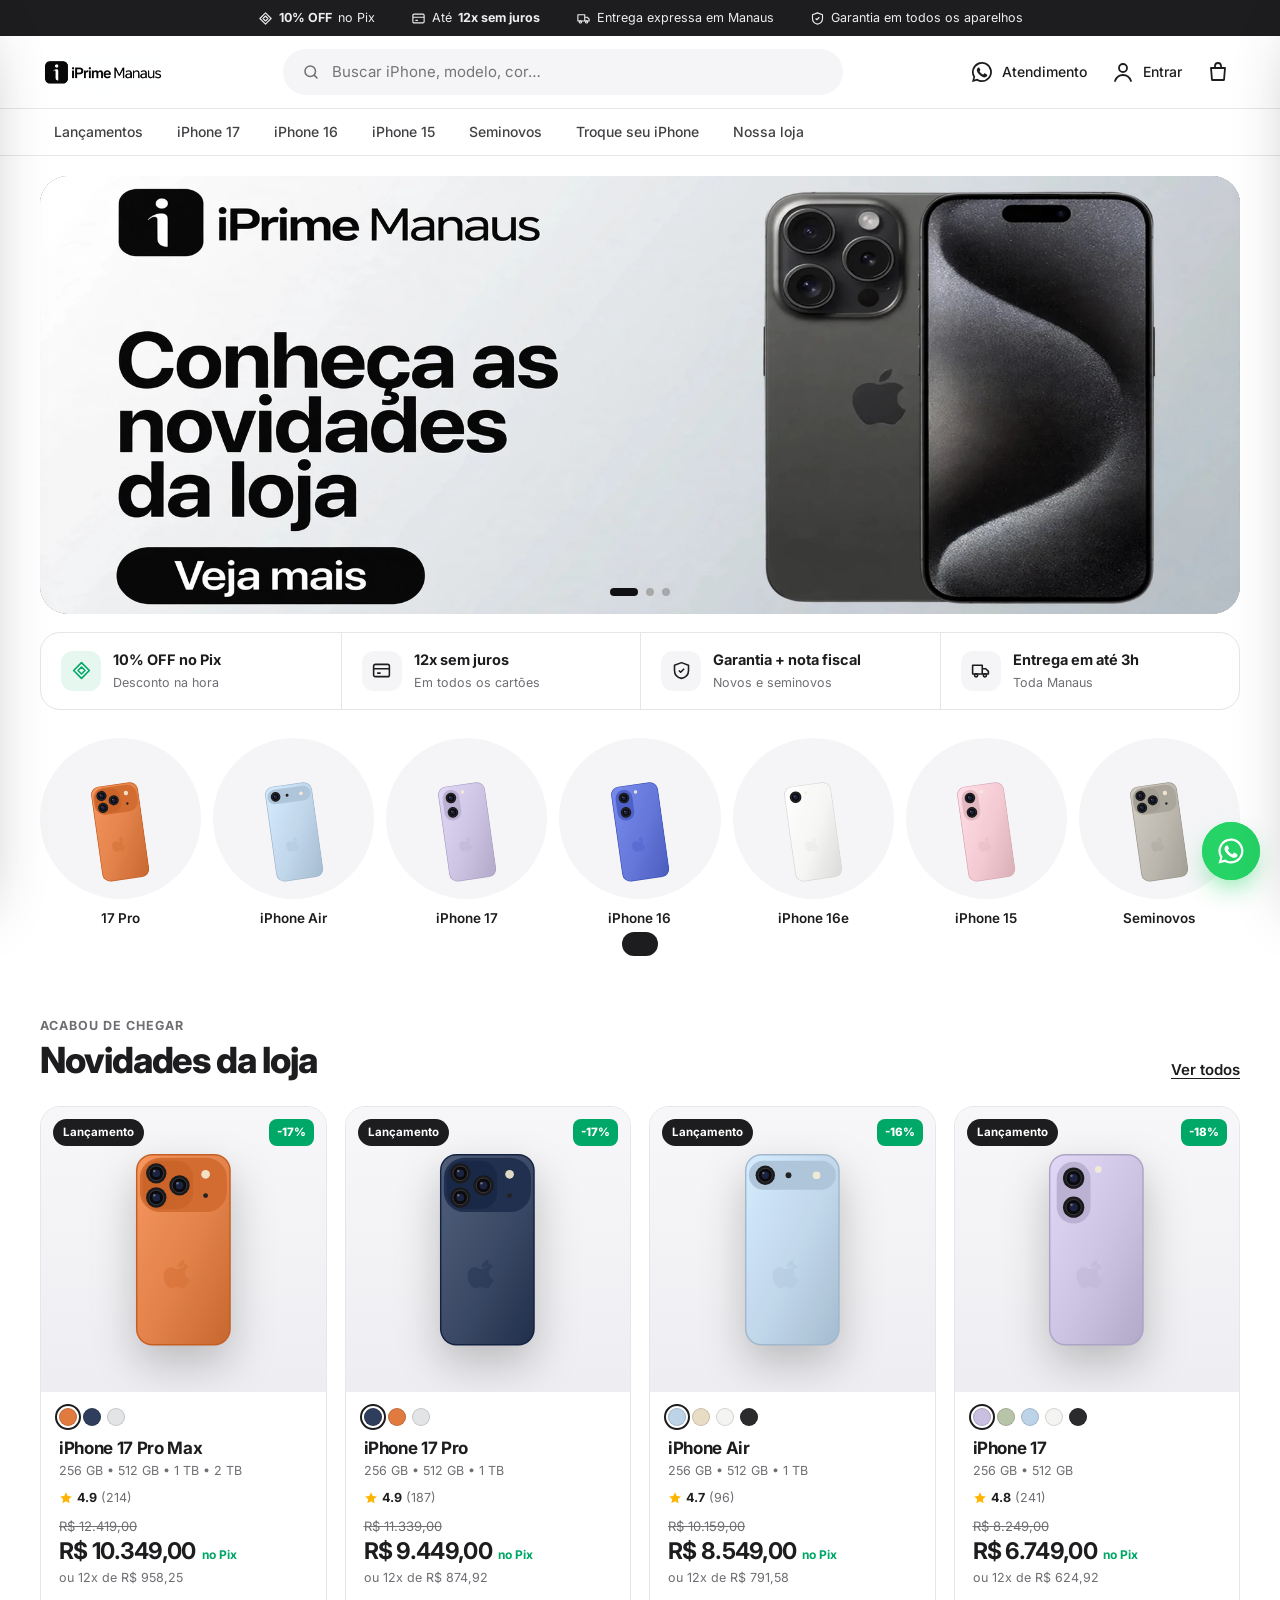
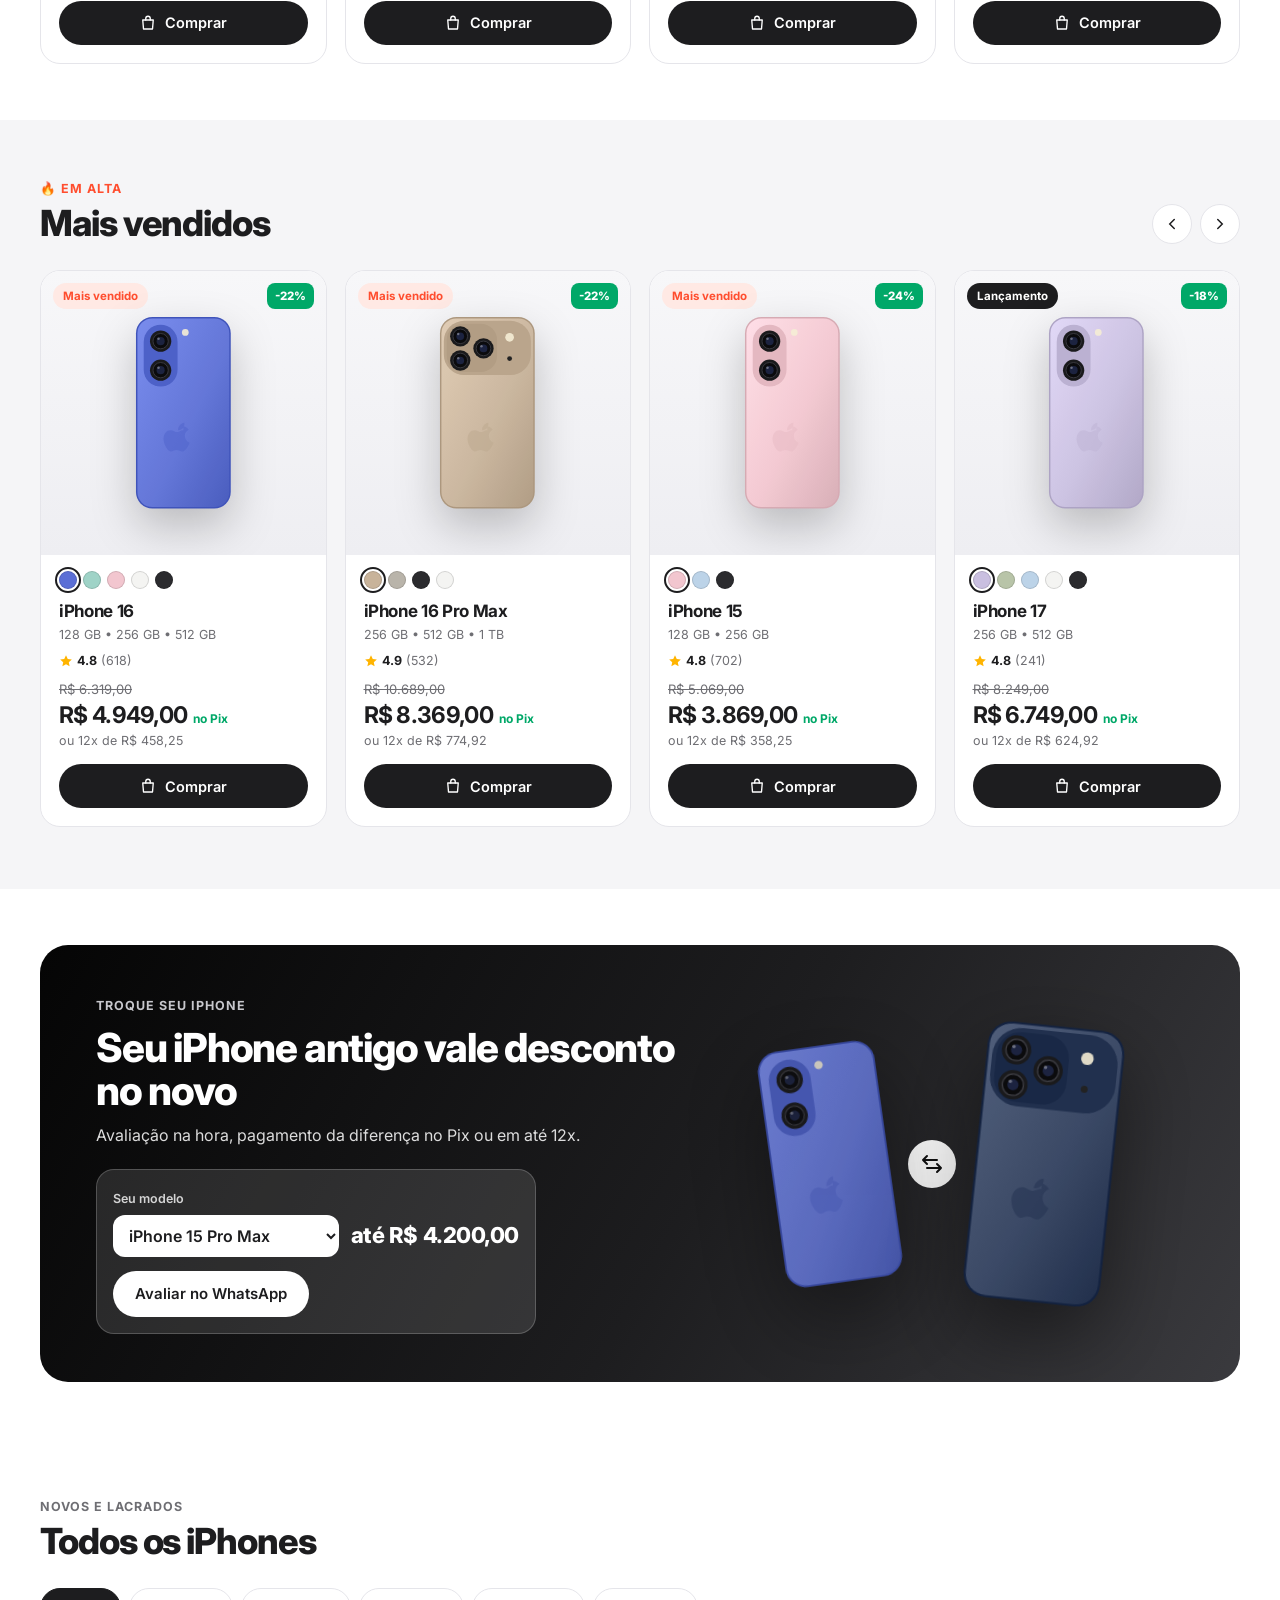
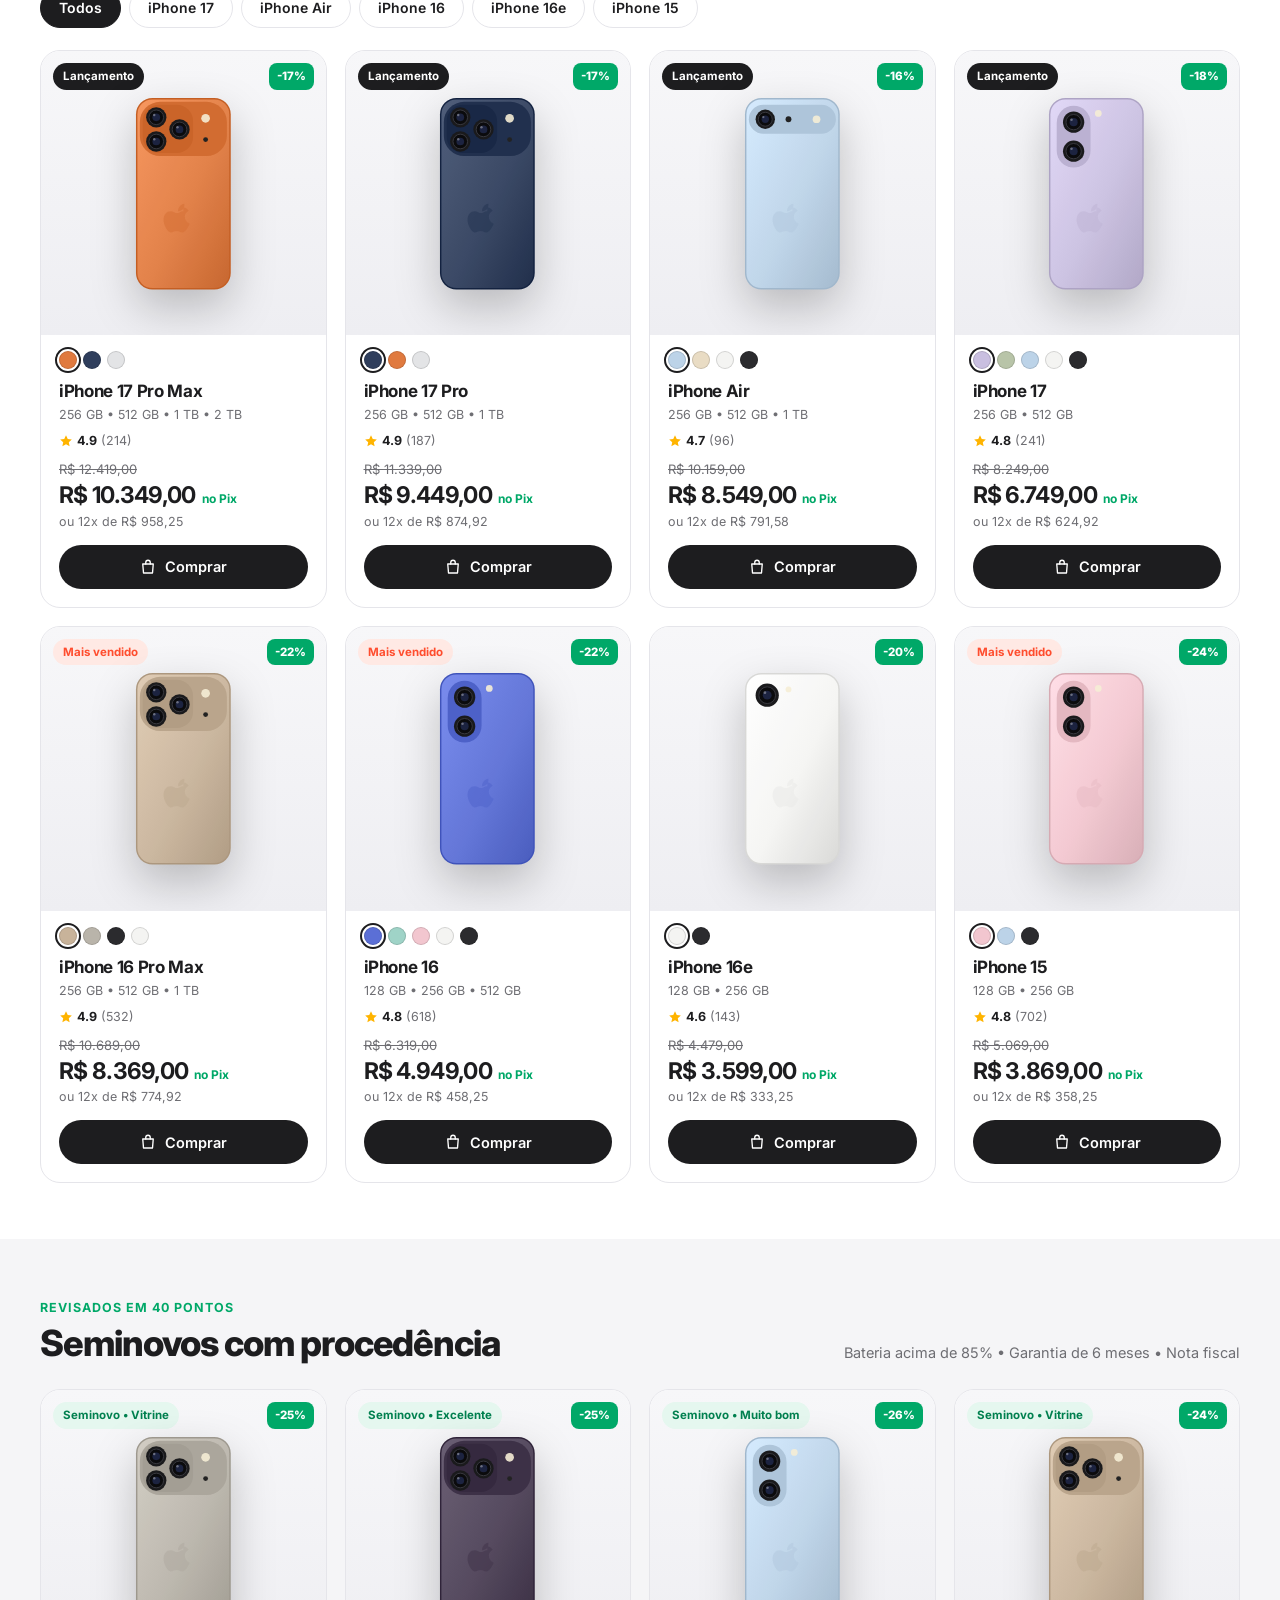
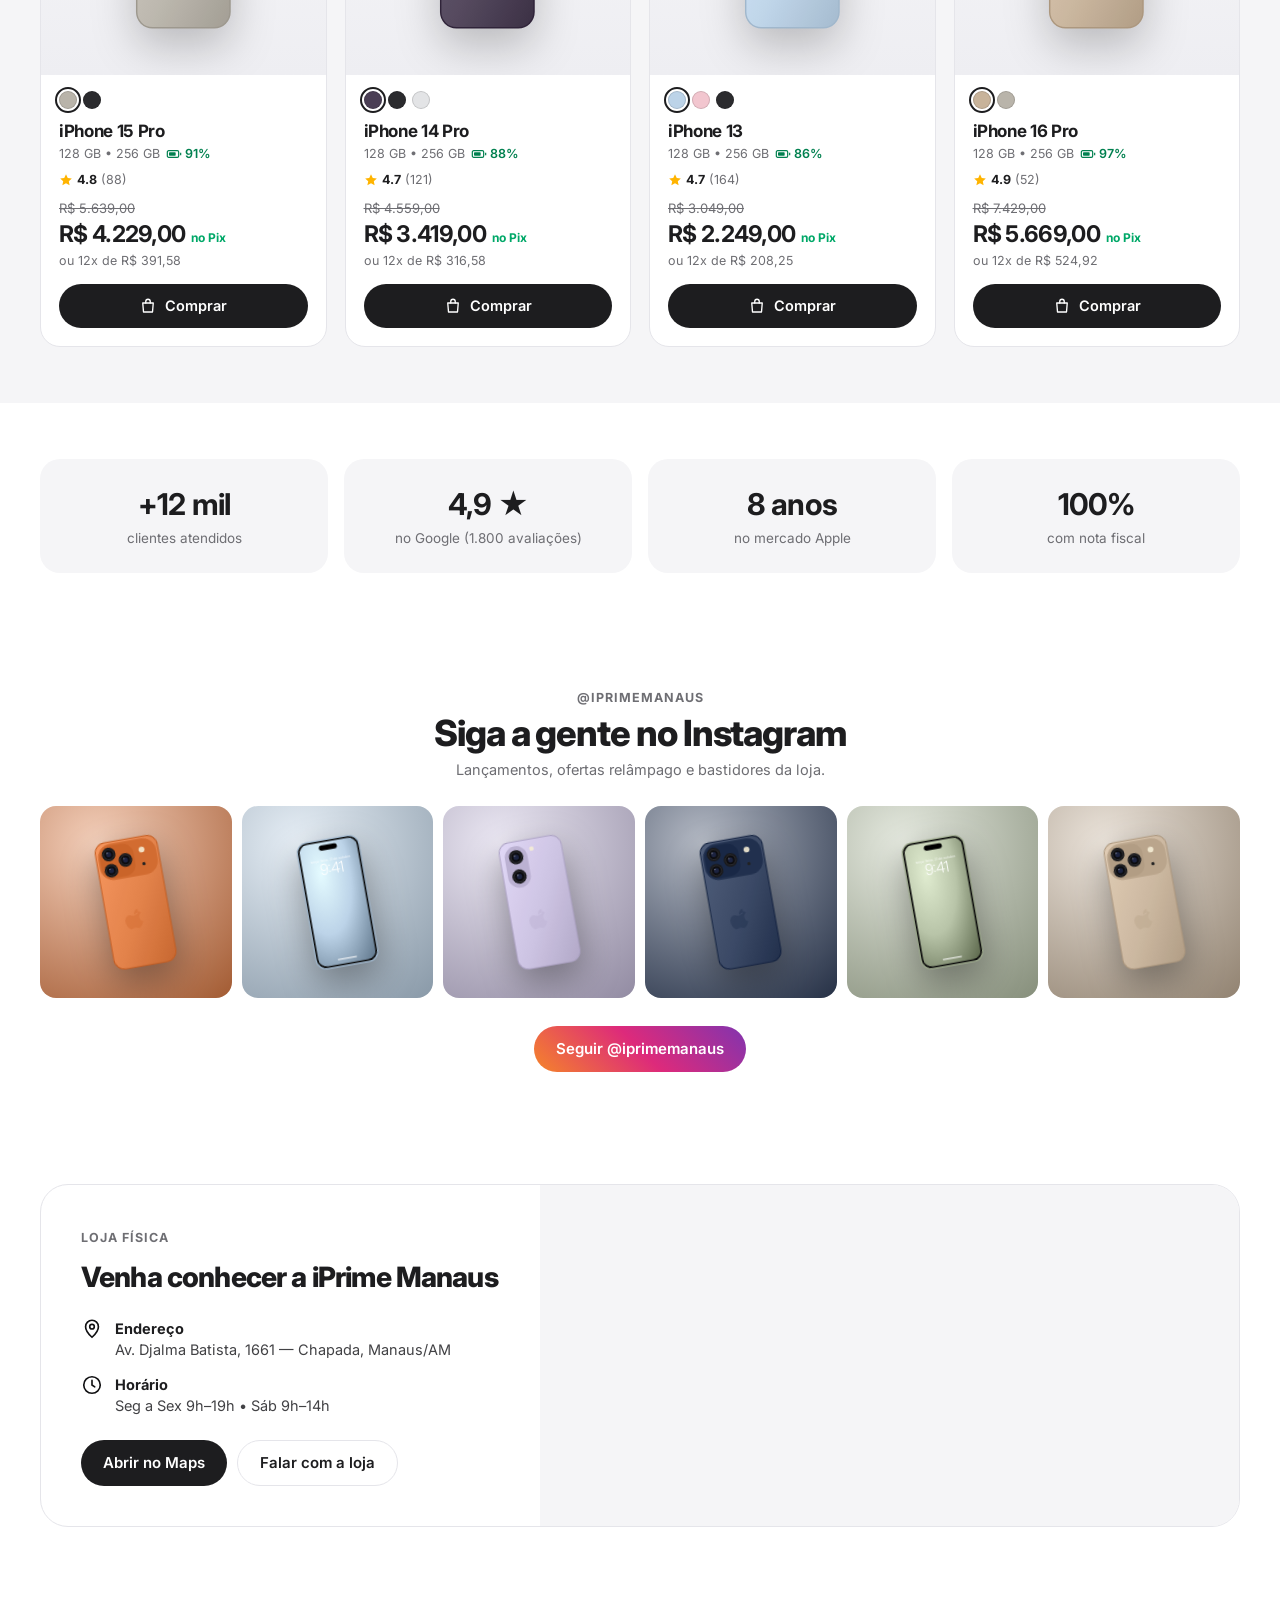
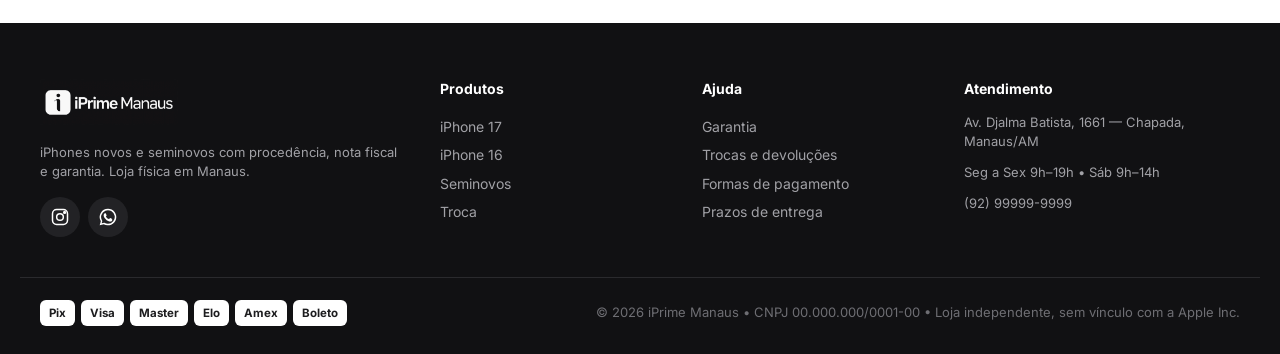
<file: index.html>
<!doctype html>
<html lang="pt-BR">
<head>
  <meta charset="utf-8">
  <meta name="viewport" content="width=device-width, initial-scale=1">
  <title>iPrime Manaus | iPhones novos e seminovos</title>
  <meta name="description" content="iPhone 17, iPhone Air, iPhone 16 e seminovos com garantia. 10% OFF no Pix e 12x sem juros.">
  <meta name="theme-color" content="#ffffff">
  <link rel="preconnect" href="https://fonts.googleapis.com">
  <link href="https://fonts.googleapis.com/css2?family=Inter:wght@400;500;600;700;800&display=swap" rel="stylesheet">
  <link rel="stylesheet" href="css/style.css">
</head>
<body data-page="home">
  <header id="header" class="header"></header>

  <main>
    <!-- Banners rotativos -->
    <section class="container hero-wrap">
      <div class="hero" aria-roledescription="carrossel">
        <a class="slide slide-img" href="#novidades" aria-label="Conheça as novidades da loja">
          <picture>
            <source media="(max-width: 680px)" srcset="img/banner-mobile.webp">
            <img src="img/banner-desktop.webp" alt="iPrime Manaus — Conheça as novidades da loja" width="1920" height="700">
          </picture>
        </a>
        <div class="slide slide-1">
          <div class="slide-text">
            <span class="eyebrow">Lançamento</span>
            <h1>iPhone 17 Pro</h1>
            <p>Titânio. Câmeras Pro de 48 MP. O mais poderoso de todos.</p>
            <div class="slide-price"><small>a partir de</small><b>R$ 9.449</b><span>no Pix ou 12x de R$ 874,92</span></div>
            <a class="btn btn-light" href="produto.html?id=iphone-17-pro">Comprar agora</a>
          </div>
          <div class="slide-art"><div class="ph ph-back" data-phone="pro,laranja"></div><div class="ph ph-front" data-phone="pro,laranja,front"></div></div>
        </div>
        <div class="slide slide-2">
          <div class="slide-text">
            <span class="eyebrow">Novo</span>
            <h1>iPhone Air</h1>
            <p>5,6 mm de pura leveza. O iPhone mais fino já feito.</p>
            <div class="slide-price"><small>a partir de</small><b>R$ 8.549</b><span>no Pix ou 12x de R$ 791,58</span></div>
            <a class="btn btn-dark" href="produto.html?id=iphone-air">Conhecer</a>
          </div>
          <div class="slide-art"><div class="ph ph-back" data-phone="air,azulceu"></div><div class="ph ph-front" data-phone="air,dourado,front"></div></div>
        </div>
        <button class="hero-nav prev" id="prevSlide" aria-label="Banner anterior"><svg viewBox="0 0 24 24" fill="none" stroke="currentColor" stroke-width="2" stroke-linecap="round"><path d="m15 6-6 6 6 6"/></svg></button>
        <button class="hero-nav next" id="nextSlide" aria-label="Próximo banner"><svg viewBox="0 0 24 24" fill="none" stroke="currentColor" stroke-width="2" stroke-linecap="round"><path d="m9 6 6 6-6 6"/></svg></button>
        <div class="dots" id="dots"></div>
      </div>
    </section>

    <!-- Pagamento e benefícios -->
    <section class="container">
      <div class="benefits">
        <div class="benefit"><span class="b-ico pix"><svg viewBox="0 0 24 24" fill="none" stroke="currentColor" stroke-width="1.8" stroke-linejoin="round"><path d="m12 3 9 9-9 9-9-9z"/><path d="m8 12 4-4 4 4-4 4z"/></svg></span><div><b>10% OFF no Pix</b><small>Desconto na hora</small></div></div>
        <div class="benefit"><span class="b-ico"><svg viewBox="0 0 24 24" fill="none" stroke="currentColor" stroke-width="1.8"><rect x="3" y="5" width="18" height="14" rx="2"/><path d="M3 10h18M7 15h4"/></svg></span><div><b>12x sem juros</b><small>Em todos os cartões</small></div></div>
        <div class="benefit"><span class="b-ico"><svg viewBox="0 0 24 24" fill="none" stroke="currentColor" stroke-width="1.8" stroke-linejoin="round"><path d="M12 3 4 6v6c0 5 3.5 8 8 9 4.5-1 8-4 8-9V6z"/><path d="m9 12 2 2 4-4"/></svg></span><div><b>Garantia + nota fiscal</b><small>Novos e seminovos</small></div></div>
        <div class="benefit"><span class="b-ico"><svg viewBox="0 0 24 24" fill="none" stroke="currentColor" stroke-width="1.8" stroke-linejoin="round"><path d="M3 6h11v10H3zM14 10h4l3 3v3h-7"/><circle cx="7" cy="17.5" r="1.8"/><circle cx="17" cy="17.5" r="1.8"/></svg></span><div><b>Entrega em até 3h</b><small>Toda Manaus</small></div></div>
      </div>
    </section>

    <!-- Categorias -->
    <section class="container section-sm">
      <div class="cats" id="cats"></div>
    </section>

    <!-- Novidades -->
    <section class="container section reveal" id="novidades">
      <div class="sec-head"><div><span class="eyebrow dark">Acabou de chegar</span><h2>Novidades da loja</h2></div><a class="link" href="#vitrine">Ver todos</a></div>
      <div class="grid" id="newGrid"></div>
    </section>

    <!-- Mais vendidos -->
    <section class="section band reveal" id="maisvendidos">
      <div class="container">
        <div class="sec-head"><div><span class="eyebrow hot">🔥 Em alta</span><h2>Mais vendidos</h2></div>
          <div class="rail-nav"><button data-rail="-1" aria-label="Anterior"><svg viewBox="0 0 24 24" fill="none" stroke="currentColor" stroke-width="2" stroke-linecap="round"><path d="m15 6-6 6 6 6"/></svg></button><button data-rail="1" aria-label="Próximo"><svg viewBox="0 0 24 24" fill="none" stroke="currentColor" stroke-width="2" stroke-linecap="round"><path d="m9 6 6 6-6 6"/></svg></button></div>
        </div>
        <div class="rail" id="hotRail"></div>
      </div>
    </section>

    <!-- Banner promocional -->
    <section class="container section reveal" id="trade">
      <div class="promo">
        <div class="promo-text">
          <span class="eyebrow">Troque seu iPhone</span>
          <h2>Seu iPhone antigo vale desconto no novo</h2>
          <p>Avaliação na hora, pagamento da diferença no Pix ou em até 12x.</p>
          <div class="trade-box">
            <label for="tradeModel">Seu modelo</label>
            <div class="trade-row"><select id="tradeModel"></select><span class="trade-val" id="tradeVal"></span></div>
            <a class="btn btn-light" id="tradeBtn" target="_blank" rel="noopener">Avaliar no WhatsApp</a>
          </div>
        </div>
        <div class="promo-art"><div class="ph" data-phone="base,ultramar"></div><span class="swap-ico"><svg viewBox="0 0 24 24" fill="none" stroke="currentColor" stroke-width="2" stroke-linecap="round" stroke-linejoin="round"><path d="M7 4 3 8l4 4M3 8h14M17 20l4-4-4-4M21 16H7"/></svg></span><div class="ph" data-phone="pro,azulprof"></div></div>
      </div>
    </section>

    <!-- Vitrine completa -->
    <section class="container section reveal" id="vitrine">
      <div class="sec-head"><div><span class="eyebrow dark">Novos e lacrados</span><h2>Todos os iPhones</h2></div></div>
      <div class="filters" id="filters">
        <button data-f="all">Todos</button><button data-f="17">iPhone 17</button><button data-f="Air">iPhone Air</button><button data-f="16">iPhone 16</button><button data-f="16e">iPhone 16e</button><button data-f="15">iPhone 15</button>
      </div>
      <div class="grid" id="showGrid"></div>
    </section>

    <!-- Seminovos -->
    <section class="section band reveal" id="seminovos">
      <div class="container">
        <div class="sec-head"><div><span class="eyebrow green">Revisados em 40 pontos</span><h2>Seminovos com procedência</h2></div><p class="sec-note">Bateria acima de 85% • Garantia de 6 meses • Nota fiscal</p></div>
        <div class="grid" id="semiGrid"></div>
      </div>
    </section>

    <!-- Confiança -->
    <section class="container section reveal">
      <div class="trust">
        <div class="stat"><b>+12 mil</b><span>clientes atendidos</span></div>
        <div class="stat"><b>4,9 ★</b><span>no Google (1.800 avaliações)</span></div>
        <div class="stat"><b>8 anos</b><span>no mercado Apple</span></div>
        <div class="stat"><b>100%</b><span>com nota fiscal</span></div>
      </div>
    </section>

    <!-- Instagram -->
    <section class="container section reveal" id="instagram">
      <div class="sec-head center"><div><span class="eyebrow dark">@iprimemanaus</span><h2>Siga a gente no Instagram</h2><p class="sec-note">Lançamentos, ofertas relâmpago e bastidores da loja.</p></div></div>
      <div class="ig-grid" id="igGrid"></div>
      <div class="center mt"><a class="btn btn-ig" href="https://instagram.com/iprimemanaus" target="_blank" rel="noopener">Seguir @iprimemanaus</a></div>
    </section>

    <!-- Como chegar -->
    <section class="container section reveal" id="loja">
      <div class="store">
        <div class="store-info">
          <span class="eyebrow dark">Loja física</span>
          <h2>Venha conhecer a iPrime Manaus</h2>
          <ul>
            <li><svg viewBox="0 0 24 24" fill="none" stroke="currentColor" stroke-width="1.8"><path d="M12 21s-7-6.2-7-11.5A7 7 0 0 1 19 9.5C19 14.8 12 21 12 21z"/><circle cx="12" cy="9.5" r="2.5"/></svg><span><b>Endereço</b>Av. Djalma Batista, 1661 — Chapada, Manaus/AM</span></li>
            <li><svg viewBox="0 0 24 24" fill="none" stroke="currentColor" stroke-width="1.8" stroke-linecap="round"><circle cx="12" cy="12" r="9"/><path d="M12 7v5l3 2"/></svg><span><b>Horário</b>Seg a Sex 9h–19h • Sáb 9h–14h</span></li>
          </ul>
          <div class="store-btns">
            <a class="btn btn-dark" href="https://maps.google.com/?q=Av.+Djalma+Batista,+1661,+Manaus" target="_blank" rel="noopener">Abrir no Maps</a>
            <a class="btn btn-ghost" href="https://wa.me/5592999999999" target="_blank" rel="noopener">Falar com a loja</a>
          </div>
        </div>
        <div class="map"><iframe title="Mapa da loja" loading="lazy" referrerpolicy="no-referrer-when-downgrade" src="https://www.google.com/maps?q=Av.+Djalma+Batista,+1661,+Manaus&output=embed"></iframe></div>
      </div>
    </section>
  </main>

  <footer id="footer" class="footer"></footer>

  <script src="js/data.js"></script>
  <script src="js/app.js"></script>
</body>
</html>
</file>
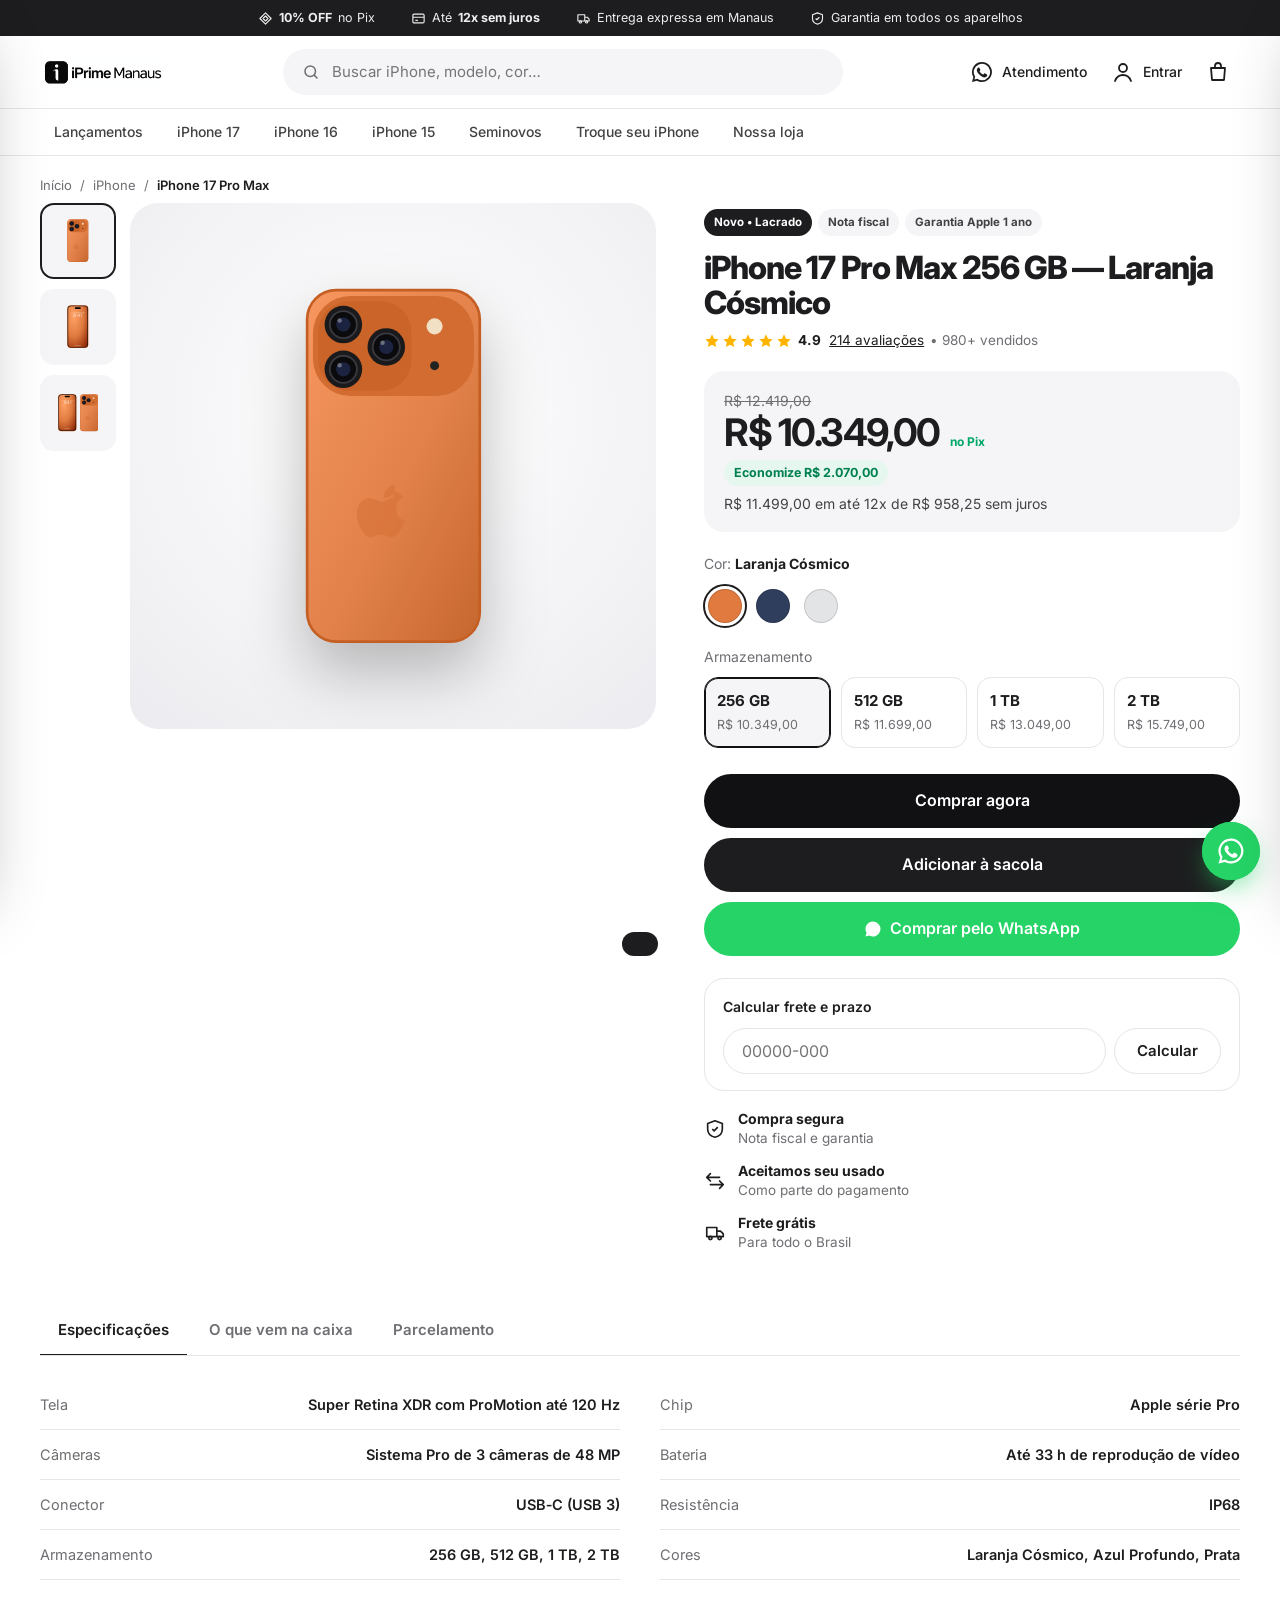
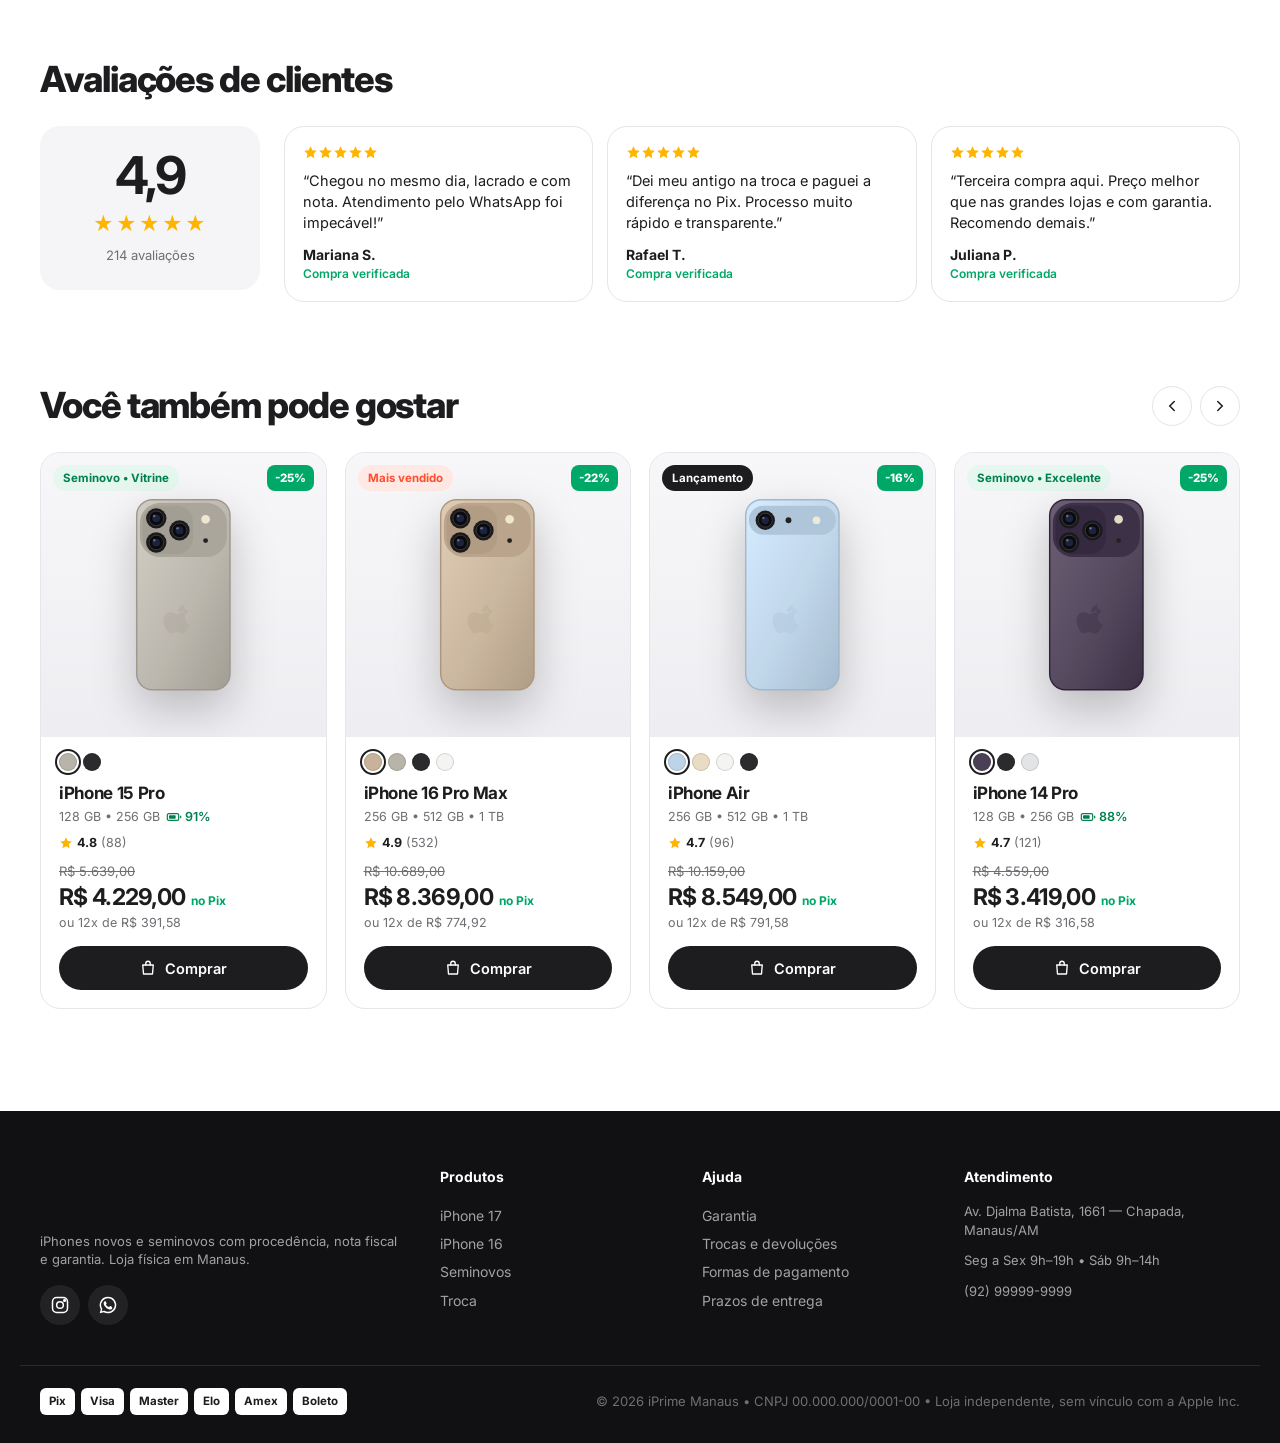
<file: produto.html>
<!doctype html>
<html lang="pt-BR">
<head>
  <meta charset="utf-8">
  <meta name="viewport" content="width=device-width, initial-scale=1">
  <title>Produto | iPrime Manaus</title>
  <meta name="theme-color" content="#ffffff">
  <link rel="preconnect" href="https://fonts.googleapis.com">
  <link href="https://fonts.googleapis.com/css2?family=Inter:wght@400;500;600;700;800&display=swap" rel="stylesheet">
  <link rel="stylesheet" href="css/style.css">
</head>
<body data-page="product">
  <header id="header" class="header"></header>

  <main class="container">
    <nav class="crumbs" aria-label="Navegação"><a href="index.html">Início</a><span>/</span><a href="index.html#vitrine">iPhone</a><span>/</span><b id="crumbName"></b></nav>

    <section class="pdp">
      <div class="gallery">
        <div class="main-img" id="mainImg"></div>
        <div class="thumbs" id="thumbs"></div>
      </div>

      <div class="buy">
        <div class="cond" id="pCond"></div>
        <h1 id="pName"></h1>
        <div class="p-rating" id="pRating"></div>

        <div class="p-price">
          <s id="pOld"></s>
          <div class="p-pix"><strong id="pPix"></strong><span class="pix-tag">no Pix</span></div>
          <span class="save" id="pSave"></span>
          <p id="pCard"></p>
        </div>

        <div class="opt-group">
          <p class="opt-label">Cor: <b id="colorName"></b></p>
          <div class="colors" id="colors"></div>
        </div>
        <div class="opt-group">
          <p class="opt-label">Armazenamento</p>
          <div class="storages" id="storages"></div>
        </div>

        <div class="buy-btns">
          <button class="btn btn-primary btn-lg" id="buyNow">Comprar agora</button>
          <button class="btn btn-dark btn-lg" id="addCart">Adicionar à sacola</button>
          <a class="btn btn-wa btn-lg" id="buyWa" target="_blank" rel="noopener"><svg viewBox="0 0 24 24" fill="currentColor"><path d="M12 2a10 10 0 0 0-8.6 15.1L2 22l5-1.3A10 10 0 1 0 12 2zm4.5 12.1c-.2-.1-1.5-.7-1.7-.8-.2-.1-.4-.1-.6.1l-.8 1c-.1.2-.3.2-.5.1a6.7 6.7 0 0 1-3.3-2.9c-.3-.4.2-.4.7-1.4.1-.2 0-.3 0-.4l-.8-1.8c-.2-.5-.4-.4-.6-.4h-.5a1 1 0 0 0-.7.3 3 3 0 0 0-.9 2.2c0 1.3.9 2.5 1 2.7.1.2 1.8 2.8 4.4 3.9 1.6.7 2.3.8 3.1.6.5-.1 1.5-.6 1.7-1.2.2-.6.2-1.1.2-1.2-.1-.1-.3-.2-.6-.3z"/></svg>Comprar pelo WhatsApp</a>
        </div>

        <form class="cep" id="cepForm">
          <label for="cep">Calcular frete e prazo</label>
          <div class="cep-row"><input id="cep" inputmode="numeric" placeholder="00000-000" aria-label="CEP"><button class="btn btn-ghost" type="submit">Calcular</button></div>
          <div id="cepOut"></div>
        </form>

        <ul class="perks">
          <li><svg viewBox="0 0 24 24" fill="none" stroke="currentColor" stroke-width="1.8" stroke-linejoin="round"><path d="M12 3 4 6v6c0 5 3.5 8 8 9 4.5-1 8-4 8-9V6z"/><path d="m9 12 2 2 4-4"/></svg><span><b>Compra segura</b>Nota fiscal e garantia</span></li>
          <li><svg viewBox="0 0 24 24" fill="none" stroke="currentColor" stroke-width="1.8" stroke-linecap="round" stroke-linejoin="round"><path d="M7 4 3 8l4 4M3 8h14M17 20l4-4-4-4M21 16H7"/></svg><span><b>Aceitamos seu usado</b>Como parte do pagamento</span></li>
          <li><svg viewBox="0 0 24 24" fill="none" stroke="currentColor" stroke-width="1.8" stroke-linejoin="round"><path d="M3 6h11v10H3zM14 10h4l3 3v3h-7"/><circle cx="7" cy="17.5" r="1.8"/><circle cx="17" cy="17.5" r="1.8"/></svg><span><b>Frete grátis</b>Para todo o Brasil</span></li>
        </ul>
      </div>
    </section>

    <section class="section-sm">
      <div class="tabs" role="tablist">
        <button class="on" data-tab="t-specs">Especificações</button>
        <button data-tab="t-box">O que vem na caixa</button>
        <button data-tab="t-pay">Parcelamento</button>
      </div>
      <div class="tab-panel on" id="t-specs"><dl class="spec-list" id="specList"></dl></div>
      <div class="tab-panel" id="t-box"><ul class="box-list" id="boxList"></ul></div>
      <div class="tab-panel" id="t-pay"><div class="install" id="installTable"></div><p class="small muted">Pagamento à vista no Pix com 10% de desconto. Boleto em 1x.</p></div>
    </section>

    <section class="section-sm" id="reviews">
      <div class="sec-head"><h2>Avaliações de clientes</h2></div>
      <div class="reviews">
        <div class="rev-score"><b id="revAvg"></b><div class="stars">★★★★★</div><span id="revCount"></span></div>
        <div class="rev-list" id="revList"></div>
      </div>
    </section>

    <section class="section" id="relatedSec">
      <div class="sec-head"><h2>Você também pode gostar</h2>
        <div class="rail-nav"><button data-rail="-1" aria-label="Anterior"><svg viewBox="0 0 24 24" fill="none" stroke="currentColor" stroke-width="2" stroke-linecap="round"><path d="m15 6-6 6 6 6"/></svg></button><button data-rail="1" aria-label="Próximo"><svg viewBox="0 0 24 24" fill="none" stroke="currentColor" stroke-width="2" stroke-linecap="round"><path d="m9 6 6 6-6 6"/></svg></button></div>
      </div>
      <div class="rail" id="related"></div>
    </section>
  </main>

  <div class="sticky-bar" id="stickyBar">
    <div><b id="stickyName"></b><span id="stickyPrice"></span></div>
    <button class="btn btn-primary" id="stickyBuy">Comprar</button>
  </div>

  <footer id="footer" class="footer"></footer>

  <script src="js/data.js"></script>
  <script src="js/app.js"></script>
</body>
</html>
</file>
<file: css/style.css>
:root {
  --bg: #ffffff;
  --bg-soft: #f5f5f7;
  --ink: #1d1d1f;
  --ink-2: #424245;
  --muted: #6e6e73;
  --line: #e5e5ea;
  --brand: #111113;
  --brand-ink: #ffffff;
  --pix: #00a868;
  --hot: #ff4d2e;
  --radius: 20px;
  --shadow: 0 10px 30px -12px rgba(0, 0, 0, .18);
  --shadow-lg: 0 24px 60px -20px rgba(0, 0, 0, .3);
  --max: 1240px;
  --ease: cubic-bezier(.2, .8, .2, 1);
}

* { box-sizing: border-box; margin: 0; padding: 0; }
html { scroll-behavior: smooth; -webkit-text-size-adjust: 100%; }
body { font-family: 'Inter', -apple-system, BlinkMacSystemFont, 'Segoe UI', sans-serif; color: var(--ink); background: var(--bg); line-height: 1.45; -webkit-font-smoothing: antialiased; overflow-x: hidden; }
a { color: inherit; text-decoration: none; }
button, input, select { font: inherit; color: inherit; }
button { cursor: pointer; background: none; border: 0; }
svg { display: block; }
img { max-width: 100%; }
.container { width: 100%; max-width: var(--max); margin: 0 auto; padding: 0 20px; }
.section { padding-block: 56px; }
.section-sm { padding-block: 28px; }
.band { background: var(--bg-soft); }
.center { text-align: center; }
.mt { margin-top: 28px; }
.small { font-size: 13px; }
.muted { color: var(--muted); }
:focus-visible { outline: 2px solid var(--brand); outline-offset: 2px; border-radius: 6px; }

/* ===== Botões ===== */
.btn { display: inline-flex; align-items: center; justify-content: center; gap: 8px; height: 46px; padding: 0 22px; border-radius: 999px; font-weight: 600; font-size: 15px; transition: transform .15s var(--ease), background .2s, box-shadow .2s; white-space: nowrap; }
.btn svg { width: 18px; height: 18px; }
.btn:active { transform: scale(.97); }
.btn-primary { background: var(--brand); color: var(--brand-ink); }
.btn-primary:hover { background: #000; box-shadow: 0 8px 20px -8px rgba(0, 0, 0, .5); }
.btn-dark { background: var(--ink); color: #fff; }
.btn-dark:hover { background: #000; }
.btn-light { background: #fff; color: var(--ink); }
.btn-light:hover { background: #f0f0f0; }
.btn-ghost { background: transparent; border: 1.5px solid var(--line); }
.btn-ghost:hover { border-color: var(--ink); }
.btn-wa { background: #25d366; color: #fff; }
.btn-wa:hover { background: #1ebe5a; }
.btn-ig { background: linear-gradient(45deg, #f58529, #dd2a7b, #8134af); color: #fff; }
.btn-block { width: 100%; }
.btn-lg { height: 54px; font-size: 16px; }

/* ===== Cabeçalho ===== */
.header { position: sticky; top: 0; z-index: 50; background: rgba(255, 255, 255, .9); backdrop-filter: saturate(180%) blur(18px); -webkit-backdrop-filter: saturate(180%) blur(18px); border-bottom: 1px solid var(--line); transition: box-shadow .3s; }
.header.scrolled { box-shadow: 0 6px 24px -14px rgba(0, 0, 0, .25); }
.topbar { background: var(--ink); color: #fff; font-size: 12.5px; overflow: hidden; transition: max-height .3s; max-height: 40px; }
.header.scrolled .topbar { max-height: 0; }
.topbar-track { display: flex; justify-content: center; gap: 36px; padding: 9px 20px; white-space: nowrap; }
.topbar-track span { display: inline-flex; align-items: center; gap: 6px; opacity: .92; }
.topbar-track svg { width: 15px; height: 15px; }
.dup-wrap { display: none !important; gap: 36px; }
@media (max-width: 680px) { .dup-wrap { display: inline-flex !important; } }
.header-main { display: flex; align-items: center; gap: 24px; height: 72px; }
.logo { display: inline-flex; align-items: center; gap: 8px; font-size: 24px; font-weight: 500; letter-spacing: -.03em; flex-shrink: 0; }
.logo b { font-weight: 800; }
.logo img { height: 42px; width: auto; display: block; mix-blend-mode: multiply; }
.logo.light img { filter: invert(1); mix-blend-mode: screen; height: 46px; }
.slide-img { padding: 0; display: block; background: #e9eaec; }
.slide-img picture, .slide-img img { width: 100%; height: 100%; display: block; object-fit: cover; object-position: center; }
@media (max-width: 680px) { .logo img { height: 34px; } .slide-img img { object-position: top; } }
.logo-mark { width: 30px; height: 30px; border-radius: 9px; background: linear-gradient(135deg, #0a6cff, #6b4dff); position: relative; }
.logo-mark::after { content: ''; position: absolute; inset: 9px 11px; border-radius: 3px; border: 2px solid #fff; }
.logo.light { color: #fff; }
.search { position: relative; flex: 1; max-width: 560px; margin: 0 auto; display: flex; align-items: center; background: var(--bg-soft); border-radius: 999px; padding: 0 18px; height: 46px; border: 1.5px solid transparent; transition: border .2s, background .2s; }
.search:focus-within { background: #fff; border-color: var(--brand); }
.search > svg { width: 18px; height: 18px; color: var(--muted); flex-shrink: 0; }
.search input { flex: 1; border: 0; background: none; outline: 0; padding: 0 12px; font-size: 15px; min-width: 0; }
.search input::-webkit-search-cancel-button { display: none; }
.search-results { position: absolute; top: calc(100% + 8px); left: 0; right: 0; background: #fff; border-radius: 18px; box-shadow: var(--shadow-lg); padding: 8px; display: none; z-index: 60; border: 1px solid var(--line); }
.search-results.open { display: block; animation: pop .2s var(--ease); }
.sr-item { display: flex; align-items: center; gap: 14px; padding: 8px 10px; border-radius: 12px; }
.sr-item:hover { background: var(--bg-soft); }
.sr-img { width: 30px; height: 56px; flex-shrink: 0; }
.sr-item b { display: block; font-size: 14.5px; }
.sr-item small { color: var(--muted); font-size: 12.5px; }
.sr-empty { padding: 14px; font-size: 14px; color: var(--muted); }
.sr-empty a { color: var(--brand); font-weight: 600; }
.header-actions { display: flex; align-items: center; gap: 4px; }
.icon-btn { display: inline-flex; align-items: center; gap: 8px; height: 44px; padding: 0 10px; border-radius: 12px; font-size: 14px; font-weight: 500; position: relative; transition: background .2s; }
.icon-btn:hover { background: var(--bg-soft); }
.icon-btn svg { width: 24px; height: 24px; }
.cart-count { position: absolute; top: 4px; right: 2px; min-width: 19px; height: 19px; padding: 0 5px; border-radius: 99px; background: var(--brand); color: #fff; font-size: 11px; font-weight: 700; display: grid; place-items: center; transform: scale(0); transition: transform .25s var(--ease); }
.cart-count.show { transform: scale(1); }
.cart-btn.bump { animation: bump .5s var(--ease); }
.catnav { border-top: 1px solid var(--line); }
.catnav-inner { display: flex; gap: 6px; overflow-x: auto; scrollbar-width: none; height: 46px; align-items: center; }
.catnav-inner::-webkit-scrollbar { display: none; }
.catnav a { font-size: 14px; font-weight: 500; color: var(--ink-2); padding: 7px 14px; border-radius: 99px; white-space: nowrap; transition: background .2s, color .2s; }
.catnav a:hover { background: var(--bg-soft); color: var(--ink); }
.only-mobile { display: none; }

/* ===== Hero ===== */
.hero-wrap { padding-top: 20px; }
.hero { position: relative; border-radius: 28px; overflow: hidden; height: 460px; background: #111; }
.slide { position: absolute; inset: 0; display: grid; grid-template-columns: 1fr 1fr; align-items: center; padding: 0 64px; opacity: 0; transition: opacity .8s var(--ease); pointer-events: none; }
.slide.active { opacity: 1; pointer-events: auto; }
.slide-1 { background: radial-gradient(120% 120% at 80% 30%, #5a2a12 0%, #1a0e08 50%, #050505 100%); color: #fff; }
.slide-2 { background: radial-gradient(120% 120% at 80% 30%, #ffffff 0%, #dbe8f5 45%, #b9cfe6 100%); color: var(--ink); }
.slide-text { max-width: 460px; }
.slide.active .slide-text > * { animation: rise .7s var(--ease) both; }
.slide.active .slide-text > *:nth-child(2) { animation-delay: .06s; }
.slide.active .slide-text > *:nth-child(3) { animation-delay: .12s; }
.slide.active .slide-text > *:nth-child(4) { animation-delay: .18s; }
.slide.active .slide-text > *:nth-child(5) { animation-delay: .24s; }
.eyebrow { display: inline-block; font-size: 12.5px; font-weight: 700; letter-spacing: .08em; text-transform: uppercase; color: #ff9a5c; margin-bottom: 10px; }
.slide-2 .eyebrow { color: #0a6cff; }
.eyebrow.dark { color: var(--muted); }
.eyebrow.hot { color: var(--hot); }
.eyebrow.green { color: var(--pix); }
.slide h1 { font-size: clamp(38px, 5.4vw, 68px); line-height: 1; letter-spacing: -.04em; font-weight: 800; }
.slide p { font-size: 18px; opacity: .78; margin: 14px 0 20px; }
.slide-price { margin-bottom: 24px; display: flex; flex-direction: column; }
.slide-price small { font-size: 13px; opacity: .65; }
.slide-price b { font-size: 34px; letter-spacing: -.03em; }
.slide-price span { font-size: 14px; opacity: .7; }
.slide-art { position: relative; height: 100%; display: flex; align-items: center; justify-content: center; }
.ph { width: 150px; aspect-ratio: 1/2; filter: drop-shadow(0 30px 40px rgba(0, 0, 0, .45)); }
.slide-art .ph-back { transform: rotate(-10deg) translateX(30px); z-index: 1; }
.slide-art .ph-front { transform: rotate(8deg) translate(-20px, 24px); width: 165px; z-index: 2; }
.slide.active .ph-back { animation: floatA 6s ease-in-out infinite; }
.slide.active .ph-front { animation: floatB 6s ease-in-out infinite; }
.hero-nav { position: absolute; top: 50%; transform: translateY(-50%); width: 44px; height: 44px; border-radius: 50%; background: rgba(255, 255, 255, .85); color: var(--ink); display: grid; place-items: center; z-index: 3; box-shadow: var(--shadow); opacity: 0; transition: opacity .3s; }
.hero:hover .hero-nav { opacity: 1; }
.hero-nav svg { width: 20px; height: 20px; }
.hero-nav.prev { left: 16px; } .hero-nav.next { right: 16px; }
.dots { position: absolute; bottom: 18px; left: 50%; transform: translateX(-50%); display: flex; gap: 8px; z-index: 3; }
.dots button { width: 8px; height: 8px; border-radius: 99px; background: rgba(128, 128, 128, .55); transition: width .3s var(--ease), background .3s; }
.dots button.on { width: 28px; background: var(--brand); }

/* ===== Benefícios ===== */
.benefits { display: grid; grid-template-columns: repeat(4, 1fr); margin-top: 18px; border: 1px solid var(--line); border-radius: var(--radius); }
.benefit { display: flex; align-items: center; gap: 12px; padding: 16px 20px; }
.benefit + .benefit { border-left: 1px solid var(--line); }
.b-ico { width: 40px; height: 40px; border-radius: 12px; background: var(--bg-soft); display: grid; place-items: center; flex-shrink: 0; }
.b-ico svg { width: 21px; height: 21px; }
.b-ico.pix { background: #e5f7ef; color: var(--pix); }
.benefit b { display: block; font-size: 14.5px; }
.benefit small { color: var(--muted); font-size: 12.5px; }

/* ===== Categorias ===== */
.cats { display: grid; grid-template-columns: repeat(7, 1fr); gap: 12px; }
.cat { display: flex; flex-direction: column; align-items: center; gap: 10px; font-size: 13.5px; font-weight: 600; text-align: center; }
.cat-img { width: 100%; aspect-ratio: 1; border-radius: 50%; background: var(--bg-soft); display: grid; place-items: center; transition: transform .3s var(--ease), background .3s; overflow: hidden; }
.cat-img svg { width: 30%; height: auto; transform: translateY(14%) rotate(-8deg); transition: transform .4s var(--ease); }
.cat:hover .cat-img { background: #eaeaef; }
.cat:hover .cat-img svg { transform: translateY(6%) rotate(0); }

/* ===== Seções ===== */
.sec-head { display: flex; align-items: flex-end; justify-content: space-between; gap: 16px; margin-bottom: 26px; flex-wrap: wrap; }
.sec-head.center { justify-content: center; text-align: center; }
.sec-head h2 { font-size: clamp(26px, 3.2vw, 36px); letter-spacing: -.03em; font-weight: 800; line-height: 1.1; }
.sec-head .eyebrow { margin-bottom: 6px; }
.sec-note { color: var(--muted); font-size: 14.5px; margin-top: 6px; }
.link { color: var(--ink); text-decoration: underline; text-underline-offset: 3px; font-weight: 600; font-size: 15px; }
.link:hover { text-decoration: underline; }
.rail-nav { display: flex; gap: 8px; }
.rail-nav button { width: 40px; height: 40px; border-radius: 50%; border: 1.5px solid var(--line); background: #fff; display: grid; place-items: center; transition: border .2s; }
.rail-nav button:hover { border-color: var(--ink); }
.rail-nav svg { width: 18px; height: 18px; }

/* ===== Grade e card ===== */
.grid { display: grid; grid-template-columns: repeat(4, 1fr); gap: 18px; }
.rail { display: grid; grid-auto-flow: column; grid-auto-columns: calc((100% - 54px) / 4); gap: 18px; overflow-x: auto; scroll-snap-type: x mandatory; scrollbar-width: none; padding-bottom: 6px; }
.rail::-webkit-scrollbar { display: none; }
.rail > * { scroll-snap-align: start; }
.card { background: #fff; border: 1px solid var(--line); border-radius: var(--radius); overflow: hidden; display: flex; flex-direction: column; transition: transform .3s var(--ease), box-shadow .3s; }
.card:hover { transform: translateY(-4px); box-shadow: var(--shadow-lg); }
.card-media { position: relative; display: grid; place-items: center; background: linear-gradient(180deg, #f7f7f9, #eeeef2); aspect-ratio: 1 / 1; overflow: hidden; }
.card-phone { width: 34%; aspect-ratio: 1/2; filter: drop-shadow(0 18px 22px rgba(0, 0, 0, .22)); transition: transform .5s var(--ease); }
.card:hover .card-phone { transform: scale(1.06) rotate(-3deg); }
.badge { display: inline-flex; align-items: center; gap: 5px; font-size: 11.5px; font-weight: 700; padding: 5px 10px; border-radius: 99px; white-space: nowrap; }
.badge svg { width: 14px; height: 14px; }
.card-media .badge { position: absolute; top: 12px; left: 12px; }
.badge-new { background: var(--ink); color: #fff; }
.badge-hot { background: #ffe9e4; color: var(--hot); }
.badge-semi { background: #e5f7ef; color: #00804f; }
.badge-soft { background: var(--bg-soft); color: var(--ink-2); }
.badge-off { position: absolute; top: 12px; right: 12px; font-size: 11.5px; font-weight: 800; color: #fff; background: var(--pix); padding: 5px 8px; border-radius: 8px; }
.card-body { padding: 16px 18px 18px; display: flex; flex-direction: column; flex: 1; }
.swatches { display: flex; gap: 6px; margin-bottom: 10px; }
.sw { width: 18px; height: 18px; border-radius: 50%; background: var(--c); box-shadow: inset 0 0 0 1px rgba(0, 0, 0, .14); position: relative; transition: transform .2s; }
.sw::after { content: ''; position: absolute; inset: -4px; border-radius: 50%; border: 2px solid transparent; transition: border-color .2s; }
.sw.on::after { border-color: var(--ink); }
.sw:hover { transform: scale(1.1); }
.sw.lg { width: 34px; height: 34px; }
.sw.lg::after { inset: -5px; }
.card-title { font-size: 17px; font-weight: 700; letter-spacing: -.02em; }
.card-title:hover { color: var(--brand); }
.card-sub { font-size: 12.5px; color: var(--muted); margin-top: 2px; display: flex; align-items: center; gap: 6px; flex-wrap: wrap; }
.batt { display: inline-flex; align-items: center; gap: 3px; color: #00804f; font-weight: 600; }
.batt svg { width: 16px; height: 16px; }
.rating { display: flex; align-items: center; gap: 4px; font-size: 12.5px; margin: 8px 0 10px; }
.rating svg { width: 14px; height: 14px; color: #ffb400; }
.rating span { color: var(--muted); }
.price { margin-top: auto; margin-bottom: 14px; }
.price s { font-size: 13px; color: var(--muted); display: block; }
.price strong { font-size: 23px; letter-spacing: -.03em; }
.pix-tag { font-size: 12px; font-weight: 700; color: var(--pix); margin-left: 6px; }
.price small { display: block; font-size: 12.5px; color: var(--muted); }
.add-btn { height: 44px; font-size: 14.5px; }

/* ===== Promo / troca ===== */
.promo { display: grid; grid-template-columns: 1.2fr 1fr; align-items: center; gap: 24px; background: linear-gradient(120deg, #050505, #1d1d1f 55%, #3a3a3e); color: #fff; border-radius: 28px; padding: 48px 56px; overflow: hidden; }
.promo .eyebrow { color: #c7c7cc; }
.promo h2 { font-size: clamp(26px, 3.4vw, 40px); letter-spacing: -.03em; line-height: 1.08; font-weight: 800; }
.promo p { opacity: .85; margin: 12px 0 22px; font-size: 16px; }
.trade-box { background: rgba(255, 255, 255, .12); border: 1px solid rgba(255, 255, 255, .2); border-radius: 18px; padding: 16px; max-width: 440px; }
.trade-box label { font-size: 12.5px; opacity: .8; font-weight: 600; }
.trade-row { display: flex; align-items: center; justify-content: space-between; gap: 12px; margin: 6px 0 14px; flex-wrap: wrap; }
.trade-row select { background: #fff; color: var(--ink); border: 0; height: 42px; border-radius: 12px; padding: 0 12px; font-weight: 600; flex: 1; min-width: 160px; }
.trade-val { font-size: 22px; font-weight: 800; letter-spacing: -.02em; }
.promo-art { display: flex; align-items: center; justify-content: center; gap: 18px; }
.promo-art .ph { width: 120px; }
.promo-art .ph:first-child { transform: rotate(-8deg); opacity: .85; }
.promo-art .ph:last-child { transform: rotate(6deg); width: 140px; }
.swap-ico { width: 48px; height: 48px; border-radius: 50%; background: #fff; color: #111; display: grid; place-items: center; flex-shrink: 0; }
.swap-ico svg { width: 24px; height: 24px; }

/* ===== Filtros ===== */
.filters { display: flex; gap: 8px; margin-bottom: 22px; overflow-x: auto; scrollbar-width: none; }
.filters::-webkit-scrollbar { display: none; }
.filters button { height: 40px; padding: 0 18px; border-radius: 99px; border: 1.5px solid var(--line); font-size: 14px; font-weight: 600; white-space: nowrap; transition: all .2s; }
.filters button:hover { border-color: var(--ink); }
.filters button.on { background: var(--ink); color: #fff; border-color: var(--ink); }

/* ===== Confiança ===== */
.trust { display: grid; grid-template-columns: repeat(4, 1fr); gap: 16px; }
.stat { background: var(--bg-soft); border-radius: var(--radius); padding: 24px; text-align: center; }
.stat b { display: block; font-size: 30px; letter-spacing: -.03em; }
.stat span { font-size: 13.5px; color: var(--muted); }

/* ===== Instagram ===== */
.ig-grid { display: grid; grid-template-columns: repeat(6, 1fr); gap: 10px; }
.ig-post { position: relative; aspect-ratio: 1; border-radius: 16px; overflow: hidden; display: grid; place-items: center; background: radial-gradient(circle at 30% 20%, color-mix(in srgb, var(--c) 35%, #fff), color-mix(in srgb, var(--c) 70%, #111)); }
.ig-phone { width: 34%; aspect-ratio: 1/2; transform: rotate(-10deg); filter: drop-shadow(0 14px 18px rgba(0, 0, 0, .35)); transition: transform .5s var(--ease); }
.ig-cap { position: absolute; inset: auto 0 0 0; padding: 26px 10px 10px; background: linear-gradient(transparent, rgba(0, 0, 0, .65)); color: #fff; font-size: 12px; font-weight: 600; display: flex; align-items: center; gap: 6px; opacity: 0; transition: opacity .3s; }
.ig-cap svg { width: 15px; height: 15px; flex-shrink: 0; }
.ig-post:hover .ig-cap { opacity: 1; }
.ig-post:hover .ig-phone { transform: rotate(0) scale(1.08); }

/* ===== Loja ===== */
.store { display: grid; grid-template-columns: 1fr 1.4fr; gap: 0; border: 1px solid var(--line); border-radius: 28px; overflow: hidden; }
.store-info { padding: 40px; }
.store-info h2 { font-size: 28px; letter-spacing: -.03em; font-weight: 800; margin-bottom: 20px; }
.store-info ul { list-style: none; display: grid; gap: 14px; margin-bottom: 24px; }
.store-info li { display: flex; gap: 12px; font-size: 14.5px; color: var(--ink-2); }
.store-info li svg { width: 22px; height: 22px; flex-shrink: 0; color: var(--brand); }
.store-info li b { display: block; color: var(--ink); }
.store-btns { display: flex; gap: 10px; flex-wrap: wrap; }
.map { min-height: 340px; background: var(--bg-soft); }
.map iframe { width: 100%; height: 100%; border: 0; display: block; min-height: 340px; }

/* ===== Rodapé ===== */
.footer { background: #111113; color: #d2d2d7; margin-top: 40px; padding-top: 56px; }
.footer-grid { display: grid; grid-template-columns: 1.6fr 1fr 1fr 1.2fr; gap: 32px; padding-bottom: 40px; }
.footer h4 { color: #fff; font-size: 14px; margin-bottom: 14px; }
.footer-grid a:not(.logo) { display: block; font-size: 14px; padding: 4px 0; color: #a1a1a6; }
.footer-grid a:not(.logo):hover { color: #fff; }
.footer-grid p { margin-top: 12px; color: #a1a1a6; }
.socials { display: flex; gap: 8px; margin-top: 16px; }
.socials a { width: 40px; height: 40px; border-radius: 50%; background: #222225; display: grid !important; place-items: center; padding: 0 !important; }
.socials svg { width: 20px; height: 20px; color: #fff; }
.footer-bottom { border-top: 1px solid #2a2a2d; padding: 22px 20px 28px; display: flex; justify-content: space-between; align-items: center; gap: 16px; flex-wrap: wrap; }
.pay-flags { display: flex; gap: 6px; flex-wrap: wrap; }
.pay-flags span { font-size: 11.5px; font-weight: 700; background: #fff; color: var(--ink); padding: 5px 9px; border-radius: 6px; }

/* ===== Drawer / carrinho ===== */
.overlay { position: fixed; inset: 0; background: rgba(0, 0, 0, .4); opacity: 0; pointer-events: none; transition: opacity .3s; z-index: 90; backdrop-filter: blur(2px); }
.overlay.open { opacity: 1; pointer-events: auto; }
.drawer { position: fixed; top: 0; right: 0; bottom: 0; width: min(420px, 100%); background: #fff; z-index: 100; display: flex; flex-direction: column; transform: translateX(100%); transition: transform .4s var(--ease); box-shadow: var(--shadow-lg); }
.drawer.left { right: auto; left: 0; transform: translateX(-100%); width: min(320px, 86%); }
.drawer.open { transform: none; }
.drawer-head { display: flex; align-items: center; justify-content: space-between; padding: 16px 20px; border-bottom: 1px solid var(--line); }
.drawer-head h3 { font-size: 20px; letter-spacing: -.02em; }
.drawer-body { flex: 1; overflow-y: auto; padding: 8px 20px; }
.drawer-foot { padding: 18px 20px 22px; border-top: 1px solid var(--line); display: grid; gap: 8px; }
.drawer-foot:empty { display: none; }
.menu-list a { display: block; padding: 14px 4px; font-size: 16px; font-weight: 600; border-bottom: 1px solid var(--line); }
.cart-empty { text-align: center; padding: 60px 0; display: grid; justify-items: center; gap: 14px; color: var(--muted); }
.cart-empty svg { width: 56px; height: 56px; }
.cart-item { display: flex; gap: 14px; padding: 16px 0; border-bottom: 1px solid var(--line); position: relative; }
.ci-img { width: 64px; height: 80px; border-radius: 12px; background: var(--bg-soft); display: grid; place-items: center; flex-shrink: 0; }
.ci-img svg { width: 30px; height: auto; }
.ci-info { flex: 1; min-width: 0; }
.ci-info b { font-size: 15px; display: block; padding-right: 28px; }
.ci-info small { color: var(--muted); font-size: 12.5px; }
.ci-row { display: flex; align-items: center; justify-content: space-between; margin-top: 10px; }
.qty { display: inline-flex; align-items: center; border: 1.5px solid var(--line); border-radius: 99px; height: 34px; }
.qty button { width: 32px; height: 100%; font-size: 18px; }
.qty span { min-width: 22px; text-align: center; font-weight: 600; font-size: 14px; }
.ci-del { position: absolute; top: 14px; right: 0; color: var(--muted); padding: 4px; }
.ci-del:hover { color: var(--hot); }
.ci-del svg { width: 18px; height: 18px; }
.cf-row { display: flex; justify-content: space-between; font-size: 14.5px; }
.pix-row { color: var(--pix); font-size: 16px; }
.pix-row span { display: inline-flex; gap: 6px; align-items: center; }
.pix-row svg { width: 16px; height: 16px; }

/* ===== Toast / WhatsApp ===== */
.toast { position: fixed; left: 50%; bottom: 28px; transform: translate(-50%, calc(100% + 60px)); background: var(--ink); color: #fff; padding: 12px 18px; border-radius: 99px; font-size: 14px; font-weight: 500; display: flex; gap: 8px; align-items: center; z-index: 120; transition: transform .4s var(--ease); max-width: calc(100% - 32px); }
.toast svg { width: 18px; height: 18px; color: #4cd964; flex-shrink: 0; }
.toast.show { transform: translate(-50%, 0); }
.wa-float { position: fixed; right: 20px; bottom: 20px; width: 58px; height: 58px; border-radius: 50%; background: #25d366; color: #fff; display: grid; place-items: center; box-shadow: 0 12px 28px -8px rgba(37, 211, 102, .7); z-index: 80; transition: transform .2s; }
.wa-float:hover { transform: scale(1.08); }
.wa-float svg { width: 30px; height: 30px; }
.wa-float::before { content: ''; position: absolute; inset: 0; border-radius: 50%; background: #25d366; animation: ping 2.4s infinite; z-index: -1; }

/* ===== Página do produto ===== */
.crumbs { display: flex; gap: 8px; font-size: 13px; color: var(--muted); padding: 20px 0 8px; flex-wrap: wrap; }
.crumbs a:hover { color: var(--ink); }
.crumbs b { color: var(--ink); font-weight: 600; }
.pdp { display: grid; grid-template-columns: 1.15fr 1fr; gap: 48px; align-items: start; padding-bottom: 24px; }
.pdp > *, .gallery > *, .reviews > *, .promo > *, .store > *, .slide > * { min-width: 0; }
.gallery { position: sticky; top: 140px; display: grid; grid-template-columns: 76px 1fr; gap: 14px; }
.main-img { order: 2; aspect-ratio: 1; border-radius: 28px; background: radial-gradient(circle at 50% 40%, #ffffff, #ececf0); display: grid; place-items: center; overflow: hidden; }
.main-img > svg { width: 34%; filter: drop-shadow(0 30px 30px rgba(0, 0, 0, .25)); animation: pop .4s var(--ease); }
.main-img .duo { display: flex; gap: 18px; width: 56%; animation: pop .4s var(--ease); }
.main-img .duo svg { width: 50%; filter: drop-shadow(0 24px 24px rgba(0, 0, 0, .25)); }
.thumbs { order: 1; display: flex; flex-direction: column; gap: 10px; }
.thumb { aspect-ratio: 1; border-radius: 14px; background: var(--bg-soft); display: grid; place-items: center; border: 2px solid transparent; transition: border .2s; overflow: hidden; }
.thumb.on { border-color: var(--ink); }
.thumb > svg { width: 30%; }
.thumb .duo { display: flex; gap: 3px; width: 56%; }
.thumb .duo svg { width: 50%; }
.buy { padding-top: 6px; }
.cond { display: flex; gap: 6px; flex-wrap: wrap; margin-bottom: 14px; }
.buy h1 { font-size: clamp(24px, 2.6vw, 32px); letter-spacing: -.03em; line-height: 1.12; font-weight: 800; }
.p-rating { display: flex; align-items: center; gap: 2px; font-size: 13.5px; margin: 10px 0 20px; flex-wrap: wrap; }
.p-rating svg { width: 16px; height: 16px; color: #ffb400; }
.p-rating b { margin: 0 6px 0 4px; }
.p-rating a { color: var(--ink); text-decoration: underline; }
.p-rating span { color: var(--muted); margin-left: 4px; }
.p-price { background: var(--bg-soft); border-radius: var(--radius); padding: 18px 20px; margin-bottom: 22px; }
.p-price s { color: var(--muted); font-size: 14px; }
.p-pix { display: flex; align-items: baseline; gap: 4px; }
.p-pix strong { font-size: 38px; letter-spacing: -.04em; line-height: 1.1; }
.save { display: inline-block; background: #e5f7ef; color: #00804f; font-size: 12.5px; font-weight: 700; padding: 4px 10px; border-radius: 99px; margin: 6px 0 8px; }
.p-price p { font-size: 14px; color: var(--ink-2); }
.opt-group { margin-bottom: 20px; }
.opt-label { font-size: 14px; color: var(--muted); margin-bottom: 10px; }
.opt-label b { color: var(--ink); }
.colors { display: flex; gap: 14px; flex-wrap: wrap; padding: 4px; }
.storages { display: grid; grid-template-columns: repeat(auto-fill, minmax(110px, 1fr)); gap: 10px; }
.opt { border: 1.5px solid var(--line); border-radius: 14px; padding: 12px; text-align: left; transition: border .2s, background .2s; }
.opt:hover { border-color: #9a9aa0; }
.opt.on { border-color: var(--brand); background: #f5f5f7; box-shadow: inset 0 0 0 1px var(--brand); }
.opt b { display: block; font-size: 15px; }
.opt small { color: var(--muted); font-size: 12.5px; }
.buy-btns { display: grid; gap: 10px; margin: 26px 0 22px; }
.cep { border: 1px solid var(--line); border-radius: var(--radius); padding: 16px 18px; margin-bottom: 18px; }
.cep label { font-size: 14px; font-weight: 600; }
.cep-row { display: flex; gap: 8px; margin-top: 10px; }
.cep-row input { flex: 1; min-width: 0; height: 46px; border: 1.5px solid var(--line); border-radius: 99px; padding: 0 18px; outline: 0; }
.cep-row input:focus { border-color: var(--brand); }
.ship { display: flex; justify-content: space-between; align-items: center; padding: 12px 0 0; font-size: 14px; animation: rise .3s var(--ease) both; }
.ship span { display: grid; grid-template-columns: 22px auto; column-gap: 10px; }
.ship span svg { width: 20px; height: 20px; grid-row: span 2; color: var(--muted); }
.ship small { color: var(--muted); font-size: 12.5px; }
.green { color: var(--pix); }
.err { color: var(--hot); font-size: 13px; margin-top: 8px; }
.perks { list-style: none; display: grid; gap: 12px; }
.perks li { display: flex; gap: 12px; align-items: center; font-size: 13.5px; color: var(--muted); }
.perks svg { width: 22px; height: 22px; color: var(--ink); flex-shrink: 0; }
.perks b { display: block; color: var(--ink); font-size: 14px; }
.tabs { display: flex; gap: 4px; border-bottom: 1px solid var(--line); overflow-x: auto; scrollbar-width: none; }
.tabs button { padding: 14px 18px; font-weight: 600; font-size: 15px; color: var(--muted); border-bottom: 2px solid transparent; margin-bottom: -1px; white-space: nowrap; }
.tabs button.on { color: var(--ink); border-color: var(--ink); }
.tab-panel { display: none; padding: 24px 0; animation: rise .3s var(--ease); }
.tab-panel.on { display: block; }
.spec-list { display: grid; grid-template-columns: repeat(2, 1fr); gap: 0 40px; }
.spec-list div { display: flex; justify-content: space-between; gap: 20px; padding: 14px 0; border-bottom: 1px solid var(--line); font-size: 14.5px; }
.spec-list dt { color: var(--muted); }
.spec-list dd { font-weight: 600; text-align: right; }
.box-list { list-style: none; display: grid; grid-template-columns: repeat(auto-fill, minmax(240px, 1fr)); gap: 12px; }
.box-list li { display: flex; gap: 10px; align-items: center; background: var(--bg-soft); padding: 14px 16px; border-radius: 14px; font-size: 14.5px; font-weight: 500; }
.box-list svg { width: 18px; height: 18px; color: var(--pix); }
.install { display: grid; grid-template-columns: repeat(4, 1fr); gap: 10px; margin-bottom: 14px; }
.install div { background: var(--bg-soft); border-radius: 14px; padding: 12px 14px; display: grid; }
.install span { font-size: 13px; color: var(--muted); }
.install b { font-size: 16px; }
.install small { font-size: 11.5px; color: var(--pix); font-weight: 600; }
.reviews { display: grid; grid-template-columns: 220px 1fr; gap: 24px; }
.rev-score { background: var(--bg-soft); border-radius: var(--radius); padding: 24px; text-align: center; align-self: start; }
.rev-score b { font-size: 52px; letter-spacing: -.04em; display: block; line-height: 1; }
.rev-score .stars { color: #ffb400; font-size: 20px; letter-spacing: 2px; margin: 8px 0 4px; }
.rev-score span { font-size: 13px; color: var(--muted); }
.rev-list { display: grid; grid-template-columns: repeat(3, 1fr); gap: 14px; }
.review { border: 1px solid var(--line); border-radius: var(--radius); padding: 18px; display: flex; flex-direction: column; }
.review .stars { display: flex; color: #ffb400; margin-bottom: 10px; }
.review .stars svg { width: 15px; height: 15px; }
.review p { font-size: 14.5px; flex: 1; margin-bottom: 12px; }
.review b { font-size: 14px; }
.review small { color: var(--pix); font-size: 12px; font-weight: 600; }
.sticky-bar { position: fixed; left: 0; right: 0; bottom: 0; background: rgba(255, 255, 255, .95); backdrop-filter: blur(16px); border-top: 1px solid var(--line); padding: 10px 16px calc(10px + env(safe-area-inset-bottom)); display: none; align-items: center; justify-content: space-between; gap: 12px; z-index: 85; transform: translateY(100%); transition: transform .35s var(--ease); }
.sticky-bar.show { transform: none; }
.sticky-bar b { display: block; font-size: 14px; }
.sticky-bar span { font-size: 13px; color: var(--pix); font-weight: 700; }

/* ===== Animações ===== */
.reveal { opacity: 0; transform: translateY(24px); transition: opacity .8s var(--ease), transform .8s var(--ease); }
.reveal.in { opacity: 1; transform: none; }
@keyframes rise { from { opacity: 0; transform: translateY(16px); } to { opacity: 1; transform: none; } }
@keyframes pop { from { opacity: 0; transform: scale(.96); } to { opacity: 1; transform: none; } }
@keyframes bump { 30% { transform: scale(1.2); } 60% { transform: scale(.95); } }
@keyframes ping { 0% { transform: scale(1); opacity: .6; } 80%, 100% { transform: scale(1.6); opacity: 0; } }
@keyframes floatA { 0%, 100% { transform: rotate(-10deg) translate(30px, 0); } 50% { transform: rotate(-10deg) translate(30px, -12px); } }
@keyframes floatB { 0%, 100% { transform: rotate(8deg) translate(-20px, 24px); } 50% { transform: rotate(8deg) translate(-20px, 12px); } }
@media (prefers-reduced-motion: reduce) { *, *::before, *::after { animation: none !important; transition: none !important; } .reveal { opacity: 1; transform: none; } }

/* ===== Responsivo ===== */
@media (max-width: 1100px) {
  .hide-tablet { display: none; }
  .grid { grid-template-columns: repeat(3, 1fr); }
  .rail { grid-auto-columns: calc((100% - 36px) / 3); }
  .ig-grid { grid-template-columns: repeat(3, 1fr); }
  .benefits { grid-template-columns: repeat(2, 1fr); }
  .benefit:nth-child(3) { border-left: 0; }
  .benefit:nth-child(n+3) { border-top: 1px solid var(--line); }
  .footer-grid { grid-template-columns: 1fr 1fr; }
  .rev-list { grid-template-columns: 1fr 1fr; }
  .rev-list .review:nth-child(3) { display: none; }
}

@media (max-width: 860px) {
  .hero { height: auto; min-height: 520px; }
  .slide { grid-template-columns: 1fr; grid-template-rows: auto 1fr; padding: 36px 28px 48px; text-align: center; align-items: start; }
  .slide-text { max-width: none; margin: 0 auto; }
  .slide p { font-size: 16px; margin: 10px 0 14px; }
  .slide-price { align-items: center; margin-bottom: 16px; }
  .slide-price b { font-size: 28px; }
  .slide-art { min-height: 200px; }
  .ph { width: 100px; }
  .slide-art .ph-front { width: 110px; }
  .hero-nav { display: none; }
  .cats { grid-template-columns: none; grid-auto-flow: column; grid-auto-columns: 88px; overflow-x: auto; scrollbar-width: none; padding-bottom: 4px; }
  .cats::-webkit-scrollbar { display: none; }
  .promo { grid-template-columns: 1fr; padding: 32px 24px; text-align: left; }
  .promo-art { display: none; }
  .trust { grid-template-columns: repeat(2, 1fr); }
  .store { grid-template-columns: 1fr; }
  .store-info { padding: 28px 24px; }
  .pdp { grid-template-columns: 1fr; gap: 24px; }
  .gallery { position: static; grid-template-columns: 1fr; }
  .main-img { order: 1; border-radius: 22px; }
  .thumbs { order: 2; flex-direction: row; justify-content: center; }
  .thumb { width: 66px; }
  .spec-list { grid-template-columns: 1fr; }
  .reviews { grid-template-columns: 1fr; }
  .sticky-bar { display: flex; }
}

@media (max-width: 680px) {
  .container { padding: 0 16px; }
  .section { padding-block: 40px; }
  .topbar-track { justify-content: flex-start; animation: marquee 18s linear infinite; width: max-content; }
  .only-mobile { display: inline-flex; }
  .hide-mobile { display: none; }
  .header-main { flex-wrap: wrap; height: auto; padding-top: 10px; padding-bottom: 10px; gap: 6px 4px; }
  .logo { font-size: 21px; margin-right: auto; }
  .logo-mark { width: 26px; height: 26px; }
  .logo-mark::after { inset: 8px 9px; }
  .search { order: 3; flex-basis: 100%; max-width: none; height: 44px; }
  .header.scrolled .search { display: none; }
  .header.scrolled .header-main { padding-bottom: 6px; padding-top: 6px; }
  .catnav { display: none; }
  .hero-wrap { padding-top: 12px; padding-left: 0; padding-right: 0; }
  .hero { border-radius: 0; min-height: 500px; }
  .benefits { margin-top: 0; border: 0; border-radius: 0; grid-template-columns: none; grid-auto-flow: column; grid-auto-columns: 74%; overflow-x: auto; scroll-snap-type: x mandatory; scrollbar-width: none; gap: 10px; padding: 14px 0; }
  .benefits::-webkit-scrollbar { display: none; }
  .benefit { border: 1px solid var(--line) !important; border-radius: 16px; scroll-snap-align: start; padding: 12px 14px; }
  .grid { grid-template-columns: repeat(2, 1fr); gap: 10px; }
  .rail { grid-auto-columns: 62%; gap: 10px; }
  .rail-nav { display: none; }
  .card { border-radius: 16px; }
  .card:hover { transform: none; }
  .card-body { padding: 12px; }
  .card-title { font-size: 15px; }
  .price strong { font-size: 19px; }
  .pix-tag { margin-left: 3px; font-size: 11px; }
  .badge { font-size: 10.5px; padding: 4px 8px; }
  .card-media .badge { top: 8px; left: 8px; max-width: calc(100% - 60px); overflow: hidden; text-overflow: ellipsis; }
  .badge-off { top: 8px; right: 8px; font-size: 10.5px; }
  .add-btn { height: 40px; font-size: 13.5px; padding: 0 10px; }
  .add-btn svg { display: none; }
  .ig-grid { gap: 6px; }
  .ig-post { border-radius: 10px; }
  .footer-grid { grid-template-columns: 1fr 1fr; gap: 24px; }
  .footer-grid > div:first-child { grid-column: 1 / -1; }
  .footer-bottom { padding-bottom: 90px; }
  .wa-float { width: 52px; height: 52px; right: 16px; bottom: 16px; }
  body[data-page="product"] .wa-float { bottom: 84px; }
  .p-pix strong { font-size: 32px; }
  .install { grid-template-columns: repeat(2, 1fr); }
  .rev-list { grid-template-columns: 1fr; }
  .rev-list .review:nth-child(3) { display: flex; }
  .store-btns .btn { flex: 1; }
}

@keyframes marquee { from { transform: translateX(0); } to { transform: translateX(-50%); } }

/* ===== Banner da loja (imagem) ===== */
.slide.slide-img { display: block; padding: 0; background: linear-gradient(90deg, #f4f5f6, #dfe1e4); }
.hero { height: auto; aspect-ratio: 1920 / 700; }
@media (max-width: 860px) {
  .hero { aspect-ratio: auto; }
  .slide.slide-img img { object-fit: contain; }
}
@media (max-width: 680px) {
  .hero { aspect-ratio: 1080 / 1350; min-height: 0; }
  .slide.slide-img img { object-fit: cover; }
  .slide { padding: 28px 22px 40px; }
}
</file>
